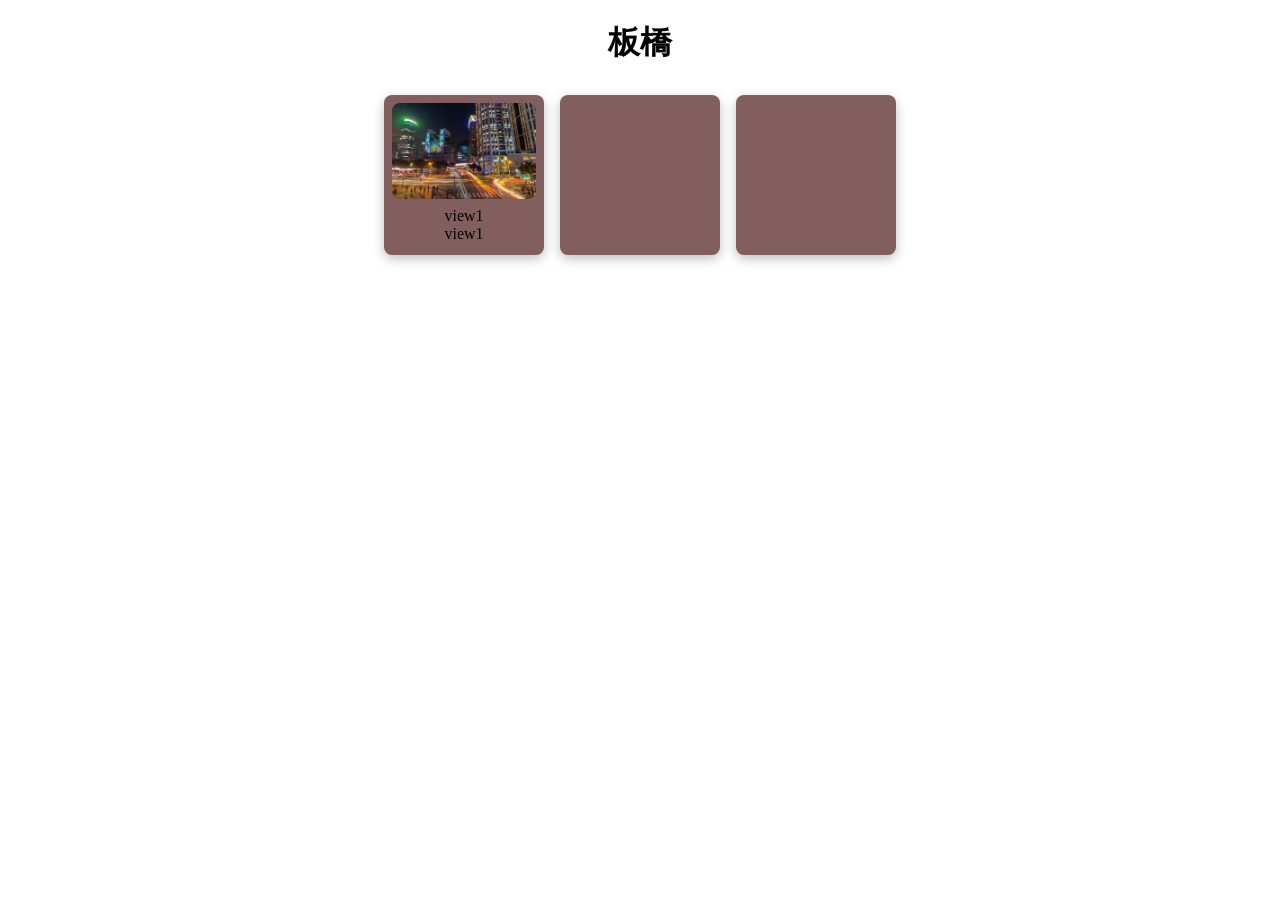
<file: index.html>
<!DOCTYPE html>
<html lang="en">

<head>
    <meta charset="UTF-8">
    <meta name="viewport" content="width=device-width, initial-scale=1.0">
    <title>我的家鄉-板橋</title>
</head>

<style>
    .banner-content {
        filter: blur(0px);
    }

    .banner-img {
        width: 100%;
        filter: blur(5px);
    }

    .banner {
        text-align: center;
        background-size: cover;
        background-position: center;
        color: white;
    }

    #container {
        /* display: flex;
        flex-direction: column;
        justify-content: center; */
        position: relative;
    }

    #banner,
    #banner-content {
        align-items: center;
        text-align: center;
    }

    .card-container {
        display: flex;
        flex-wrap: wrap;
        justify-content: center;
        height: 10rem;
    }

    .card {
        width: 10rem;
        height: 10rem;
        background-color: #835e5e;
        border-radius: 0.5rem;
        box-shadow: 0 0.25rem 0.75rem rgba(0, 0, 0, 0.25);
        margin: 0.5rem;
    }

    img {
        width: 100%;
        height: 100%;
        object-fit: contain;
    }


    .card-img img {
        border-radius: 0.5rem;
    }

    .card-img {
        padding: 0.5rem;
        padding-bottom: 0.25rem;
    }


    .card-content {
        text-align: center;
        margin-bottom: 0.5rem;
    }

    .card-title,
    .card-text {
        margin: 0;
    }
</style>

<body>
    <main id="container">
        <header id="banner">
            <!-- <img class="banner-img" src="assets/view1.jpg" alt="view1"> -->
            <div id="banner-content">
                <h1>板橋</h1>
            </div>
        </header>

        <section id="spots">
            <div class="card-container">
                <div class="card">
                    <div class="card-img">
                        <img src="assets/view1.jpg" alt="view1">
                    </div>
                    <div class="card-content">
                        <p class="card-title">view1</p>
                        <p class="card-text">view1</p>
                    </div>
                </div>
                <div class="card"></div>
                <div class="card"></div>
            </div>
        </section>
    </main>
</body>

</html>
</file>
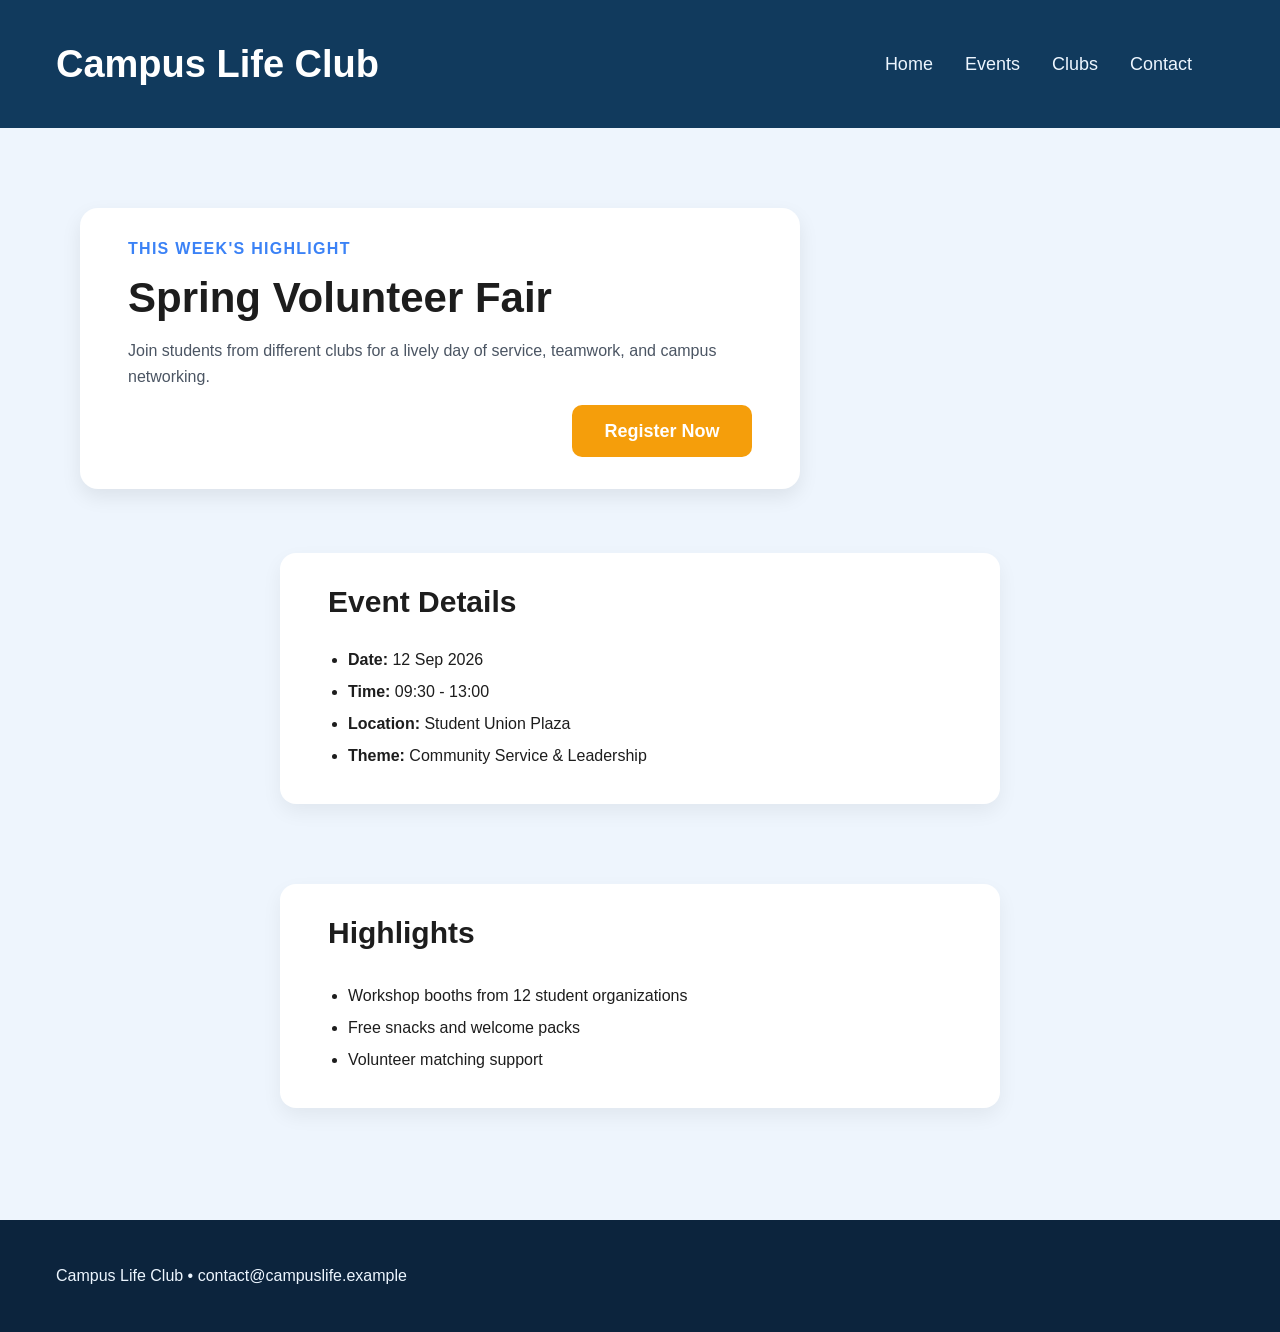
<file: exer3/index.html>
<!doctype html>
<html lang="en">
  <head>
    <meta charset="UTF-8" />
    <meta name="viewport" content="width=device-width, initial-scale=1.0" />
    <title>Campus Club Activity</title>
    <!-- <link rel="stylesheet" href="styles.css" /> -->
    <link rel="stylesheet" href="fixed.css" />
  </head>
  <body>
    <div class="page-shell">
      <header class="topbar">
        <div class="brand">Campus Life Club</div>

        <nav class="main-nav" aria-label="Main navigation">
          <a href="#">Home</a>
          <a href="#">Events</a>
          <a href="#">Clubs</a>
          <a href="#">Contact</a>
        </nav>
      </header>

      <main class="content">
        <section class="hero">
          <div class="hero-copy">
            <p class="eyebrow">This Week's Highlight</p>
            <h1>Spring Volunteer Fair</h1>
            <p>
              Join students from different clubs for a lively day of service,
              teamwork, and campus networking.
            </p>
          </div>
          <div class="button-container">
            <button type="button">Register Now</button>
          </div>
        </section>

        <section class="details-grid" aria-label="Event information">
          <article class="event-card">
            <h2>Event Details</h2>
            <ul>
              <li>
                <strong>Date:</strong>
                <time datetime="2026-09-12">12 Sep 2026</time>
              </li>
              <li><strong>Time:</strong> 09:30 - 13:00</li>
              <li><strong>Location:</strong> Student Union Plaza</li>
              <li><strong>Theme:</strong> Community Service & Leadership</li>
            </ul>
          </article>

          <aside class="info-panel">
            <h3>Highlights</h3>
            <ul>
              <li>Workshop booths from 12 student organizations</li>
              <li>Free snacks and welcome packs</li>
              <li>Volunteer matching support</li>
            </ul>
          </aside>
        </section>
      </main>

      <footer class="site-footer">
        <p>Campus Life Club • contact@campuslife.example</p>
      </footer>
    </div>
  </body>
</html>
</file>
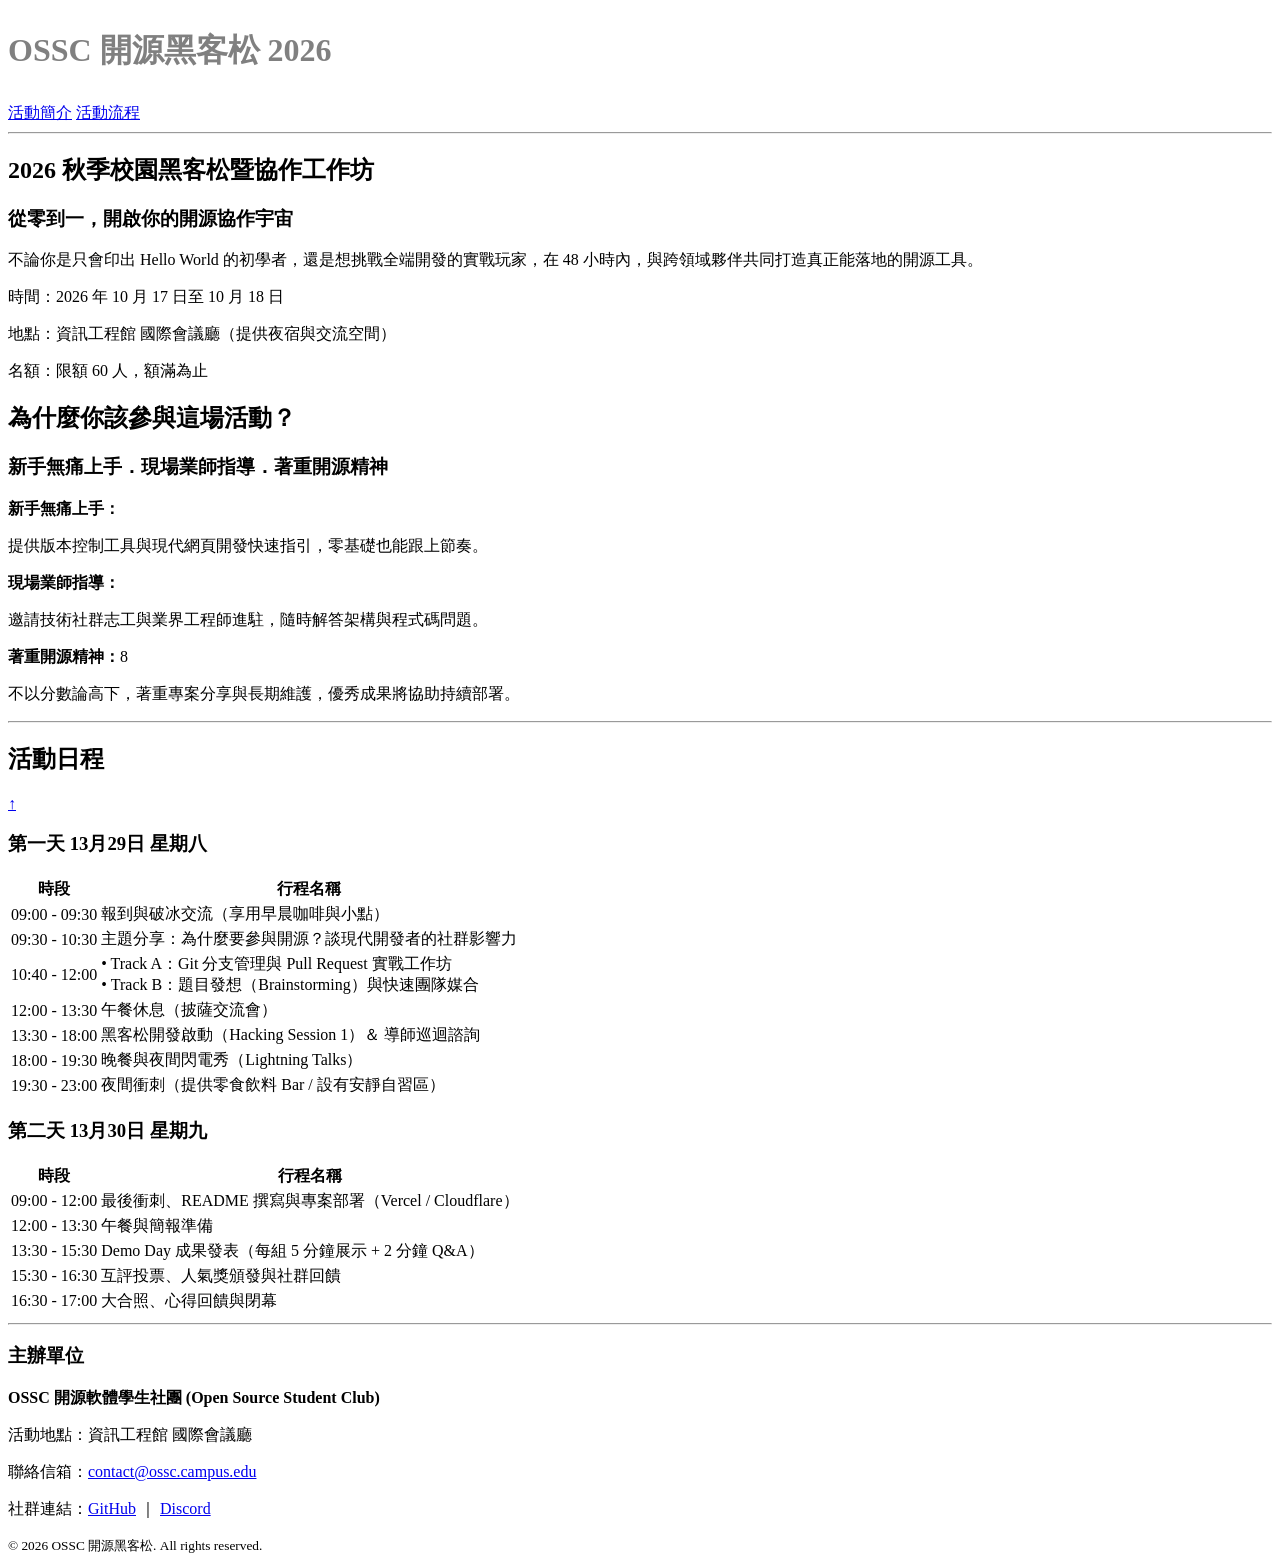
<file: exer1/01457114_club.html>
<!DOCTYPE html>
<html lang="zh-tw">

<head>
    <meta charset="UTF-8">
    <link rel="stylesheet" href="./style.css">
    <meta name="viewport" content="width=device-width, initial-scale=1.0">
    <title>Campus Club Activity Page</title>
</head>

<body>
    <header id="header">
        <h1>OSSC 開源黑客松 2026</h1>

        <nav id="navi">
            <a class="navi-link" href="#intro">活動簡介</a>
            <a class="navi-link" href="#schedule">活動流程</a>
        </nav>
    </header>
    
    <hr>

    <main>
        <section id="intro">
            <article>
                <h2>2026 秋季校園黑客松暨協作工作坊</h2> 
                <h3>從零到一，開啟你的開源協作宇宙 </h3>
                <p>不論你是只會印出 Hello World 的初學者，還是想挑戰全端開發的實戰玩家，在 48 小時內，與跨領域夥伴共同打造真正能落地的開源工具。</p>

                <p>時間：2026 年 10 月 17 日至 10 月 18 日</p>

                <p>地點：資訊工程館 國際會議廳（提供夜宿與交流空間）</p>

                <p>名額：限額 60 人，額滿為止</p>
            </article>

            <article>
                <h2>為什麼你該參與這場活動？</h2>
                <h3>新手無痛上手．現場業師指導．著重開源精神</h3>
                <p>
                    <b>新手無痛上手：</b>
                <p>提供版本控制工具與現代網頁開發快速指引，零基礎也能跟上節奏。</p>
                </p>
                <p>
                    <b>現場業師指導：</b>
                <p>邀請技術社群志工與業界工程師進駐，隨時解答架構與程式碼問題。</p>
                </p>
                <p>
                    <b>著重開源精神：</b>8
                <p>不以分數論高下，著重專案分享與長期維護，優秀成果將協助持續部署。</p>
                </p>
            </article>
        </section>

        <hr>

        <section id="schedule">
            <h2>活動日程</h2>
            <a href="#header">↑</a>
            <h3>第一天 13月29日 星期八</h3>
            <table>
                <thead>
                    <tr>
                        <th>時段</th>
                        <th>行程名稱</th>
                    </tr>
                </thead>
                <tbody>
                    <!-- Day1 Schedule -->
                    <tr>
                        <td>09:00 - 09:30</td>
                        <td>報到與破冰交流（享用早晨咖啡與小點）</td>
                    </tr>
                    <tr>
                        <td>09:30 - 10:30</td>
                        <td>主題分享：為什麼要參與開源？談現代開發者的社群影響力</td>
                    </tr>
                    <tr>
                        <td>10:40 - 12:00</td>
                        <td>
                            • Track A：Git 分支管理與 Pull Request 實戰工作坊<br>
                            • Track B：題目發想（Brainstorming）與快速團隊媒合
                        </td>
                    </tr>
                    <tr>
                        <td>12:00 - 13:30</td>
                        <td>午餐休息（披薩交流會）</td>
                    </tr>

                    <tr>
                        <td>13:30 - 18:00</td>
                        <td>黑客松開發啟動（Hacking Session 1）＆ 導師巡迴諮詢</td>
                    </tr>
                    <tr>
                        <td>18:00 - 19:30</td>
                        <td>晚餐與夜間閃電秀（Lightning Talks）</td>
                    </tr>
                    <tr>
                        <td>19:30 - 23:00</td>
                        <td>夜間衝刺（提供零食飲料 Bar / 設有安靜自習區）</td>
                    </tr>
                </tbody>
            </table>

            <h3>第二天 13月30日 星期九</h3>
            <table>
                <thead>
                    <tr>
                        <th>時段</th>
                        <th>行程名稱</th>
                    </tr>
                </thead>
                <tbody>
                    <!-- Day2 Schedule -->
                    <tr>
                        <td>09:00 - 12:00</td>
                        <td>最後衝刺、README 撰寫與專案部署（Vercel / Cloudflare）</td>
                    </tr>
                    <tr>
                        <td>12:00 - 13:30</td>
                        <td>午餐與簡報準備</td>
                    </tr>
                    <tr>
                        <td>13:30 - 15:30</td>
                        <td>Demo Day 成果發表（每組 5 分鐘展示 + 2 分鐘 Q&amp;A）</td>
                    </tr>
                    <tr>
                        <td>15:30 - 16:30</td>
                        <td>互評投票、人氣獎頒發與社群回饋</td>
                    </tr>
                    <tr>
                        <td>16:30 - 17:00</td>
                        <td>大合照、心得回饋與閉幕</td>
                    </tr>
                </tbody>
            </table>
        </section>

    </main>

    <hr>

    <footer id="footer">
        <h3>主辦單位</h3>
        <p><strong>OSSC 開源軟體學生社團 (Open Source Student Club)</strong></p>
        <p>活動地點：資訊工程館 國際會議廳</p>
        <p>聯絡信箱：<a href="mailto:contact@ossc.campus.edu">contact@ossc.campus.edu</a></p>
        <p>社群連結：<a href="https://github.com/" target="_blank" rel="noopener noreferrer">GitHub</a> ｜ <a href="https://discord.gg/" target="_blank" rel="noopener noreferrer">Discord</a></p>
        <small>&copy; 2026 OSSC 開源黑客松. All rights reserved.</small>
    </footer>


</body>

</html>
</file>
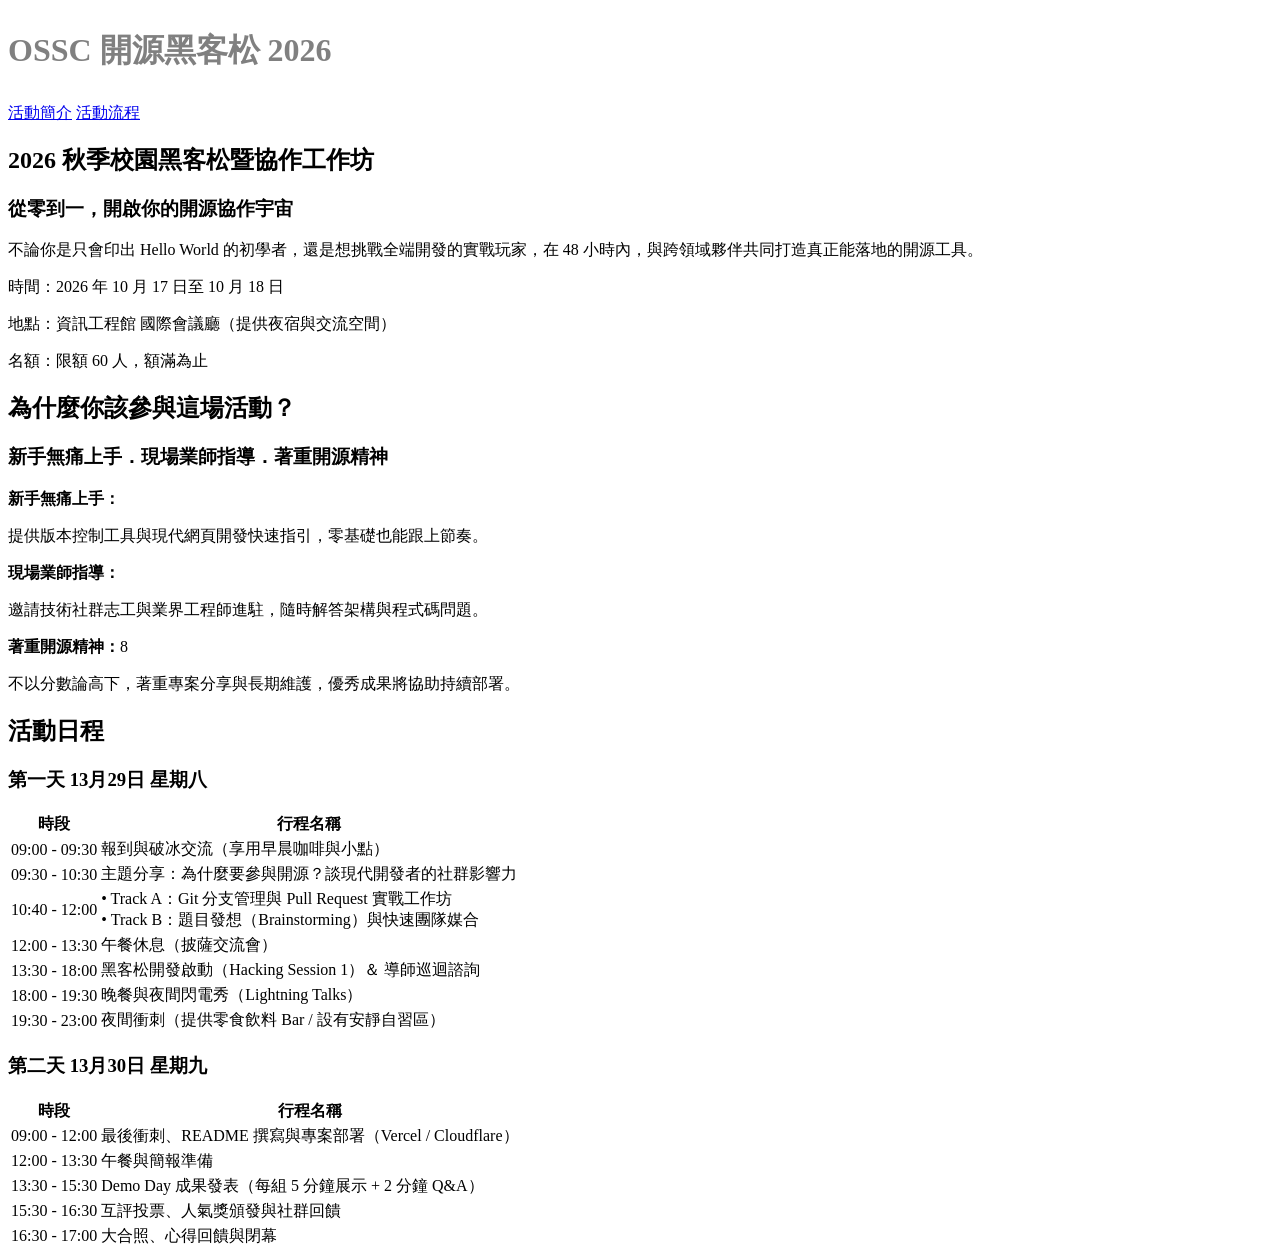
<file: exer1/club.html>
<!DOCTYPE html>
<html lang="zh-tw">

<head>
    <meta charset="UTF-8">
    <link rel="stylesheet" href="./style.css">
    <meta name="viewport" content="width=device-width, initial-scale=1.0">
    <title>Campus Club Activity Page</title>
</head>

<body>
    <header id="header">
        <h1>OSSC 開源黑客松 2026</h1>

        <div id="navi">
            <a class="navi-link" href="#intro">活動簡介</a>
            <a class="navi-link" href="#schedule">活動流程</a>
        </div>
    </header>

    <main>
        <section id="intro">
            <article>
                <h2>2026 秋季校園黑客松暨協作工作坊</h2>
                <h3>從零到一，開啟你的開源協作宇宙</h3>
                <p>不論你是只會印出 Hello World 的初學者，還是想挑戰全端開發的實戰玩家，在 48 小時內，與跨領域夥伴共同打造真正能落地的開源工具。</p>

                <p>時間：2026 年 10 月 17 日至 10 月 18 日</p>

                <p>地點：資訊工程館 國際會議廳（提供夜宿與交流空間）</p>

                <p>名額：限額 60 人，額滿為止</p>
            </article>

            <article>
                <h2>為什麼你該參與這場活動？</h2>
                <h3>新手無痛上手．現場業師指導．著重開源精神</h3>
                <p>
                    <b>新手無痛上手：</b>
                <p>提供版本控制工具與現代網頁開發快速指引，零基礎也能跟上節奏。</p>
                </p>
                <p>
                    <b>現場業師指導：</b>
                <p>邀請技術社群志工與業界工程師進駐，隨時解答架構與程式碼問題。</p>
                </p>
                <p>
                    <b>著重開源精神：</b>8
                <p>不以分數論高下，著重專案分享與長期維護，優秀成果將協助持續部署。</p>
                </p>
            </article>
        </section>

        <section id="schedule">
            <h2>活動日程</h2>
            <h3>第一天 13月29日 星期八</h3>
            <table>
                <thead>
                    <tr>
                        <th>時段</th>
                        <th>行程名稱</th>
                    </tr>
                </thead>
                <tbody>
                    <!-- Day1 Schedule -->
                    <tr>
                        <td>09:00 - 09:30</td>
                        <td>報到與破冰交流（享用早晨咖啡與小點）</td>
                    </tr>
                    <tr>
                        <td>09:30 - 10:30</td>
                        <td>主題分享：為什麼要參與開源？談現代開發者的社群影響力</td>
                    </tr>
                    <tr>
                        <td>10:40 - 12:00</td>
                        <td>
                            • Track A：Git 分支管理與 Pull Request 實戰工作坊<br>
                            • Track B：題目發想（Brainstorming）與快速團隊媒合
                        </td>
                    </tr>
                    <tr>
                        <td>12:00 - 13:30</td>
                        <td>午餐休息（披薩交流會）</td>
                    </tr>

                    <tr>
                        <td>13:30 - 18:00</td>
                        <td>黑客松開發啟動（Hacking Session 1）＆ 導師巡迴諮詢</td>
                    </tr>
                    <tr>
                        <td>18:00 - 19:30</td>
                        <td>晚餐與夜間閃電秀（Lightning Talks）</td>
                    </tr>
                    <tr>
                        <td>19:30 - 23:00</td>
                        <td>夜間衝刺（提供零食飲料 Bar / 設有安靜自習區）</td>
                    </tr>
                </tbody>
            </table>

            <h3>第二天 13月30日 星期九</h3>
            <table>
                <thead>
                    <tr>
                        <th>時段</th>
                        <th>行程名稱</th>
                    </tr>
                </thead>
                <tbody>
                    <!-- Day2 Schedule -->
                    <tr>
                        <td>09:00 - 12:00</td>
                        <td>最後衝刺、README 撰寫與專案部署（Vercel / Cloudflare）</td>
                    </tr>
                    <tr>
                        <td>12:00 - 13:30</td>
                        <td>午餐與簡報準備</td>
                    </tr>
                    <tr>
                        <td>13:30 - 15:30</td>
                        <td>Demo Day 成果發表（每組 5 分鐘展示 + 2 分鐘 Q&amp;A）</td>
                    </tr>
                    <tr>
                        <td>15:30 - 16:30</td>
                        <td>互評投票、人氣獎頒發與社群回饋</td>
                    </tr>
                    <tr>
                        <td>16:30 - 17:00</td>
                        <td>大合照、心得回饋與閉幕</td>
                    </tr>
                </tbody>
            </table>

        </section>

    </main>


</body>

</html>
</file>
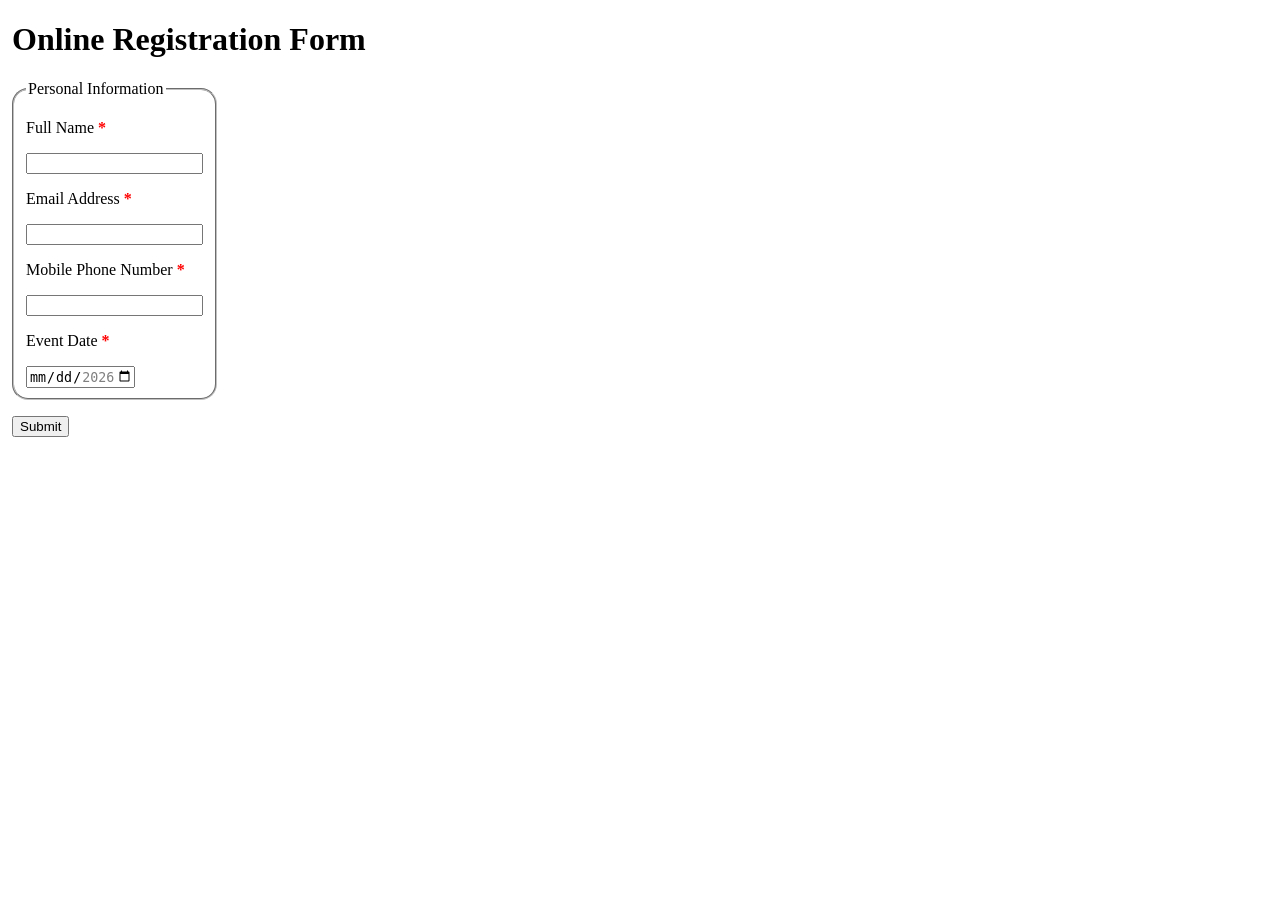
<file: exer2/01457114_registration.html>
<!doctype html>
<html lang="en">
  <head>
    <meta charset="UTF-8" />
    <meta name="viewport" content="width=device-width, initial-scale=1.0" />
    <link rel="stylesheet" href="style.css" />
    <title>Online Registration Form</title>
  </head>
  <body>
    <h1>Online Registration Form</h1>

    <form target="_self" method="get">
      <fieldset>
        <legend>Personal Information</legend>
        <p>Full Name<b class="required">*</b></p>
        <input
          type="text"
          pattern="[A-Za-z\s]+"
          required
          title="Only accept letters and spaces"
        />

        <p>Email Address<b class="required">*</b></p>
        <input type="email" required />

        <p>Mobile Phone Number<b class="required">*</b></p>
        <input
          type="tel"
          required
          pattern="^09\d{2}-\d{3}-\d{3}$"
          title="Must be all numbers and starts with 09. 10 digits in total and in format of 0911-111-111, i.e. using ‘-‘ as delimiter"
        />

        <p>Event Date<b class="required">*</b></p>
        <input type="date" required min="2026-09-29" max="2026-10-31" />
      </fieldset>
      <button type="submit">Submit</button>
    </form>
  </body>
</html>
</file>
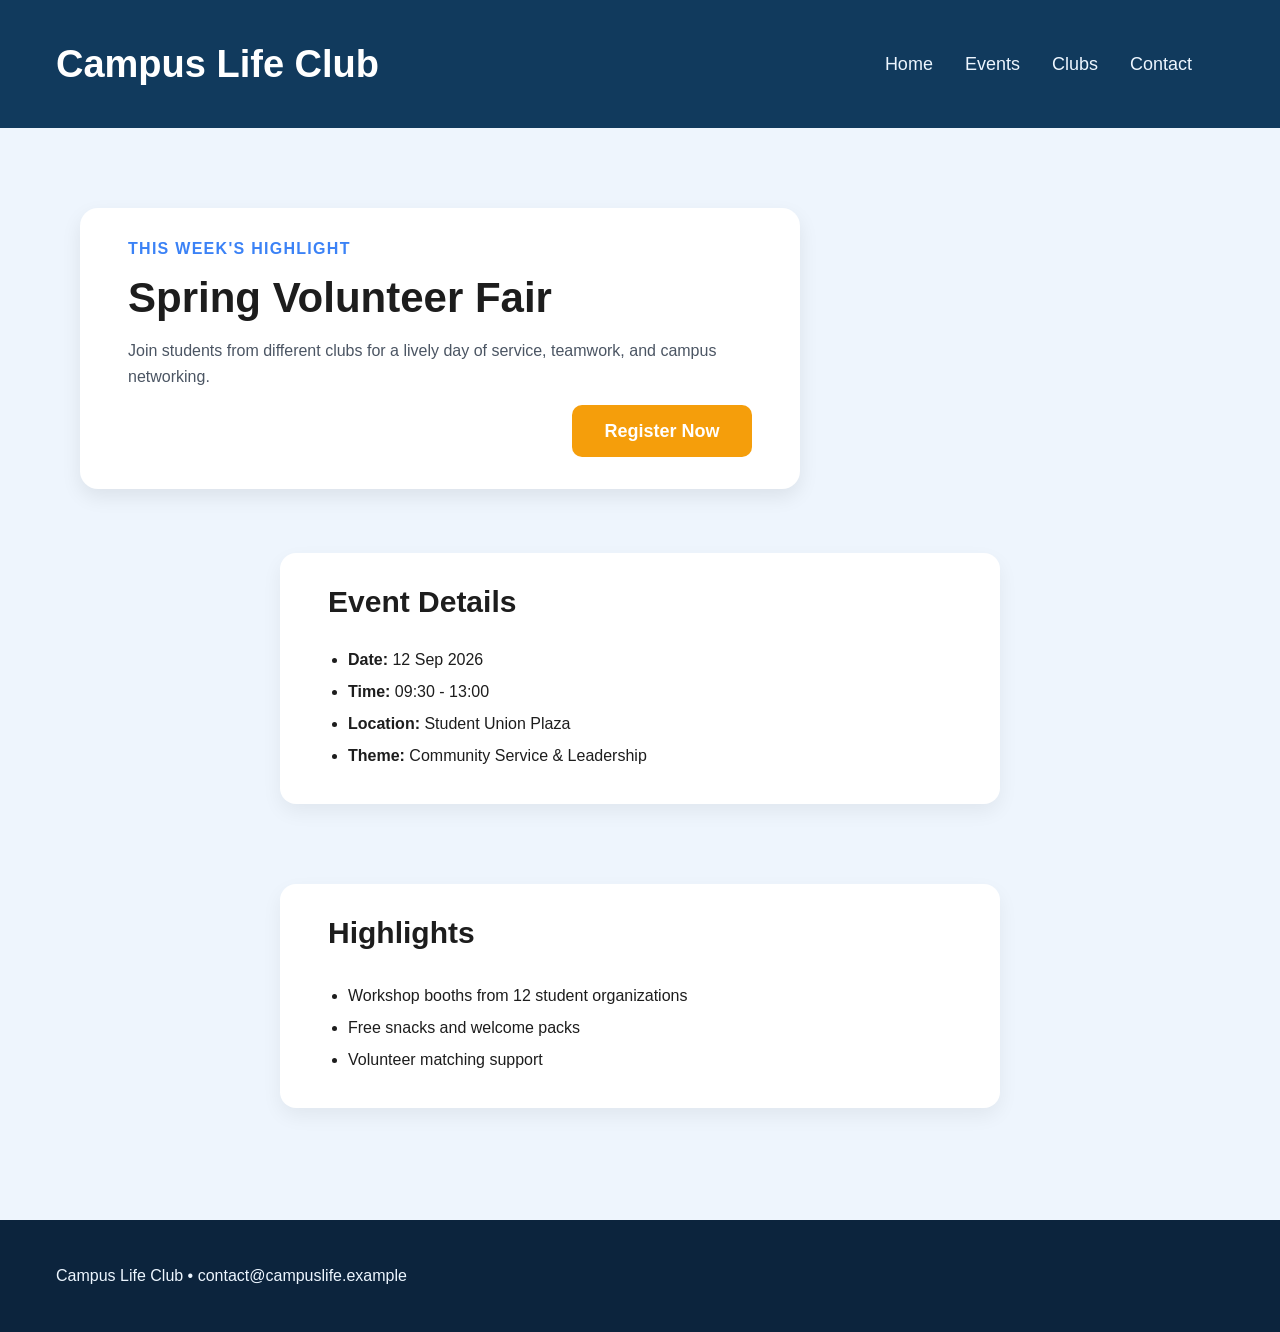
<file: exer3/01457114_index.html>
<!doctype html>
<html lang="en">
  <head>
    <meta charset="UTF-8" />
    <meta name="viewport" content="width=device-width, initial-scale=1.0" />
    <title>Campus Club Activity</title>
    <!-- <link rel="stylesheet" href="styles.css" /> -->
    <link rel="stylesheet" href="./01457114_fixed.css" />
  </head>
  <body>
    <div class="page-shell">
      <header class="topbar">
        <div class="brand">Campus Life Club</div>

        <nav class="main-nav" aria-label="Main navigation">
          <a href="#">Home</a>
          <a href="#">Events</a>
          <a href="#">Clubs</a>
          <a href="#">Contact</a>
        </nav>
      </header>

      <main class="content">
        <section class="hero">
          <div class="hero-copy">
            <p class="eyebrow">This Week's Highlight</p>
            <h1>Spring Volunteer Fair</h1>
            <p>
              Join students from different clubs for a lively day of service,
              teamwork, and campus networking.
            </p>
          </div>
          <div class="button-container">
            <button type="button">Register Now</button>
          </div>
        </section>

        <section class="details-grid" aria-label="Event information">
          <article class="event-card">
            <h2>Event Details</h2>
            <ul>
              <li>
                <strong>Date:</strong>
                <time datetime="2026-09-12">12 Sep 2026</time>
              </li>
              <li><strong>Time:</strong> 09:30 - 13:00</li>
              <li><strong>Location:</strong> Student Union Plaza</li>
              <li><strong>Theme:</strong> Community Service & Leadership</li>
            </ul>
          </article>

          <aside class="info-panel">
            <h3>Highlights</h3>
            <ul>
              <li>Workshop booths from 12 student organizations</li>
              <li>Free snacks and welcome packs</li>
              <li>Volunteer matching support</li>
            </ul>
          </aside>
        </section>
      </main>

      <footer class="site-footer">
        <p>Campus Life Club • contact@campuslife.example</p>
      </footer>
    </div>
  </body>
</html>
</file>
<file: exer3/styles.css>
* {
  box-sizing: border-box;
}

body {
  margin: 0;
  font-family: Arial, sans-serif;
  background: #dfeaf7;
  color: #1d1d1d;
}

.page-shell {
  position: relative;
  width: 1200px;
  height: 900px;
  background: #eef5fd;
  margin: 0 auto;
}

.topbar {
  position: absolute;
  top: 0;
  left: 0;
  width: 100%;
  height: 120px;
  background: #113a5d;
}

.brand {
  position: absolute;
  top: 20px;
  left: 40px;
  font-size: 38px;
  font-weight: 700;
  color: #ffffff;
}

.main-nav {
  position: absolute;
  top: 50px;
  right: 70px;
}

.main-nav a {
  position: relative;
  margin-left: 18px;
  color: #edf6ff;
  text-decoration: none;
  font-size: 18px;
}

.content {
  position: absolute;
  left: 80px;
  top: 150px;
  width: 1040px;
  height: 680px;
}

.hero {
  position: absolute;
  top: 0;
  left: 0;
  width: 720px;
  height: 240px;
  padding: 30px 40px;
  background: #ffffff;
  border-radius: 18px;
  box-shadow: 0 8px 20px rgba(0, 0, 0, 0.08);
}

.eyebrow {
  position: absolute;
  top: 20px;
  left: 40px;
  margin: 0;
  color: #3b82f6;
  font-weight: 700;
  letter-spacing: 0.08em;
  text-transform: uppercase;
}

.hero h1 {
  position: absolute;
  top: 50px;
  left: 40px;
  margin: 0;
  font-size: 42px;
}

.hero-copy p:last-child {
  position: absolute;
  top: 120px;
  left: 40px;
  width: 420px;
  margin: 0;
  color: #4b5563;
  line-height: 1.6;
}

button {
  position: absolute;
  right: 35px;
  bottom: 30px;
  width: 180px;
  height: 52px;
  border: none;
  border-radius: 10px;
  background: #f59e0b;
  color: #fff;
  font-size: 18px;
  font-weight: 700;
}

.details-grid {
  position: absolute;
  top: 300px;
  left: 0;
  width: 1000px;
  height: 310px;
}

.event-card,
.info-panel {
  position: absolute;
  width: 440px;
  height: 280px;
  padding: 28px 30px;
  background: #ffffff;
  border-radius: 16px;
  box-shadow: 0 8px 20px rgba(0, 0, 0, 0.06);
}

.event-card {
  left: 0;
}

.info-panel {
  right: 0;
}

.event-card h2,
.info-panel h3 {
  margin-top: 0;
  font-size: 30px;
}

.event-card ul,
.info-panel ul {
  position: absolute;
  left: 30px;
  right: 30px;
  bottom: 25px;
  margin: 0;
  padding-left: 20px;
  line-height: 2;
}

.site-footer {
  position: absolute;
  bottom: 0;
  left: 0;
  width: 100%;
  height: 80px;
  background: #0c243d;
  color: #edf6ff;
}

.site-footer p {
  position: absolute;
  left: 40px;
  top: 25px;
  margin: 0;
}
</file>
<file: exer3/fixed.css>
* {
  box-sizing: border-box;
}

body {
  margin: 0;
  font-family: Arial, sans-serif;
  background: #dfeaf7;
  color: #1d1d1d;
}

.page-shell {
  width: 100vw;
  height: 100%;
  background: #eef5fd;
  margin: 0 auto;
}

.topbar {
  padding: 0 3.5rem;
  display: flex;
  width: 100%;
  height: 10rem;
  background: #113a5d;
  justify-content: space-between;
  flex-direction: column;

  @media (min-width: 1024px) {
    flex-direction: row;
    height: 8rem;
  }
}

.brand {
  font-size: 38px;
  font-weight: 700;
  color: #ffffff;
  text-align: center;
  align-content: center;
}

.main-nav {
  position: relative;
  justify-content: center;
  margin: 2rem;
  display: flex;
  gap: 2rem;
  align-items: center;
}

.main-nav a {
  color: #edf6ff;
  text-decoration: none;
  font-size: 18px;
}

.content {
  display: flex;
  flex-direction: column;
  padding: 1rem 2.5rem;
  justify-content: space-around;
  flex-wrap: wrap;
    @media (min-width: 756px) {
        padding: 5rem;
  }
  
}

.hero {
  width: 45rem;
  height: 100%;
  max-width: 100%;
  margin: 0 0 4rem 0;
  padding: 2rem 3rem;
  background: #ffffff;
  border-radius: 18px;
  box-shadow: 0 8px 20px rgba(0, 0, 0, 0.08);
}

.eyebrow {
  margin: 0;
  color: #3b82f6;
  font-weight: 700;
  letter-spacing: 0.08em;
  text-transform: uppercase;
}

.hero h1 {
  margin: 1rem 0;
  font-size: 42px;
}

.hero-copy p:last-child {
  margin: 1rem 0;
  color: #4b5563;
  line-height: 1.6;
}

.button-container {
  display: flex;
  justify-content: flex-end;
}

button {
  width: 180px;
  height: 52px;
  border: none;
  align-self: center;
  border-radius: 10px;
  background: #f59e0b;
  color: #fff;
  font-size: 18px;
  font-weight: 700;
}

.details-grid {
  display: flex;
  flex-direction: row;
  justify-content: center;
  gap: 3rem;
  flex-wrap: wrap;
  max-width: 100%;
  @media (min-width: 756px) {
    justify-content: space-around;
  }
}

.event-card,
.info-panel {
  width: 45rem;
  min-height: 100%;
  margin: 0 0 2rem 0;
  padding: 2rem 3rem;
  background: #ffffff;
  border-radius: 16px;
  box-shadow: 0 8px 20px rgba(0, 0, 0, 0.06);
}

.info-panel {
}

.event-card h2,
.info-panel h3 {
  margin-top: 0;
  font-size: 30px;
}

.event-card ul,
.info-panel ul {
  bottom: 25px;
  margin: 0;
  padding-left: 20px;
  line-height: 2;
}

.site-footer {
  padding: 0 3.5rem;
  display: flex;
  width: 100%;
  height: 7rem;
  background: #0c243d;
  color: #edf6ff;
  align-items: center;
}

.site-footer p {
  margin: 0;
}
</file>
<file: exer1/style.css>
header {
  display: flex;
  flex-direction: column;
  gap: 0.5rem;
}

header h1 {
  color: gray;
}
</file>
<file: exer2/style.css>
.required {
  color: red;
  margin: 0.25rem;
}

fieldset {
    margin: 1rem 0 1rem 0;
    border-radius: 1rem;
    max-width: fit-content;
}

body {
    padding: 0 0.25rem 0 0.25rem;
}
</file>
<file: exer3/01457114_fixed.css>
* {
  box-sizing: border-box;
}

body {
  margin: 0;
  font-family: Arial, sans-serif;
  background: #dfeaf7;
  color: #1d1d1d;
}

.page-shell {
  width: 100vw;
  height: 100%;
  background: #eef5fd;
  margin: 0 auto;
}

.topbar {
  padding: 1rem 3.5rem;
  display: flex;
  width: 100%;
  height: 10rem;
  background: #113a5d;
  justify-content: space-between;
  flex-direction: column;

  @media (min-width: 1024px) {
    flex-direction: row;
    height: 8rem;
  }
}

.brand {
  font-size: 38px;
  font-weight: 700;
  color: #ffffff;
  text-align: center;
  align-content: center;
}

.main-nav {
  position: relative;
  justify-content: center;
  margin: 2rem;
  display: flex;
  gap: 2rem;
  align-items: center;
}

.main-nav a {
  color: #edf6ff;
  text-decoration: none;
  font-size: 18px;
}

.content {
  display: flex;
  flex-direction: column;
  padding: 1rem 2.5rem;
  justify-content: space-around;
  flex-wrap: wrap;
    @media (min-width: 756px) {
        padding: 5rem;
  }
  
}

.hero {
  width: 45rem;
  height: 100%;
  max-width: 100%;
  margin: 0 0 4rem 0;
  padding: 2rem 3rem;
  background: #ffffff;
  border-radius: 18px;
  box-shadow: 0 8px 20px rgba(0, 0, 0, 0.08);
}

.eyebrow {
  margin: 0;
  color: #3b82f6;
  font-weight: 700;
  letter-spacing: 0.08em;
  text-transform: uppercase;
}

.hero h1 {
  margin: 1rem 0;
  font-size: 42px;
}

.hero-copy p:last-child {
  margin: 1rem 0;
  color: #4b5563;
  line-height: 1.6;
}

.button-container {
  display: flex;
  justify-content: flex-end;
}

button {
  width: 180px;
  height: 52px;
  border: none;
  align-self: center;
  border-radius: 10px;
  background: #f59e0b;
  color: #fff;
  font-size: 18px;
  font-weight: 700;
}

.details-grid {
  display: flex;
  flex-direction: row;
  justify-content: center;
  gap: 3rem;
  flex-wrap: wrap;
  max-width: 100%;
  @media (min-width: 756px) {
    justify-content: space-around;
  }
}

.event-card,
.info-panel {
  width: 45rem;
  min-height: 100%;
  margin: 0 0 2rem 0;
  padding: 2rem 3rem;
  background: #ffffff;
  border-radius: 16px;
  box-shadow: 0 8px 20px rgba(0, 0, 0, 0.06);
}

.info-panel {
}

.event-card h2,
.info-panel h3 {
  margin-top: 0;
  font-size: 30px;
}

.event-card ul,
.info-panel ul {
  bottom: 25px;
  margin: 0;
  padding-left: 20px;
  line-height: 2;
}

.site-footer {
  padding: 0 3.5rem;
  display: flex;
  width: 100%;
  height: 7rem;
  background: #0c243d;
  color: #edf6ff;
  align-items: center;
}

.site-footer p {
  margin: 0;
}
</file>
